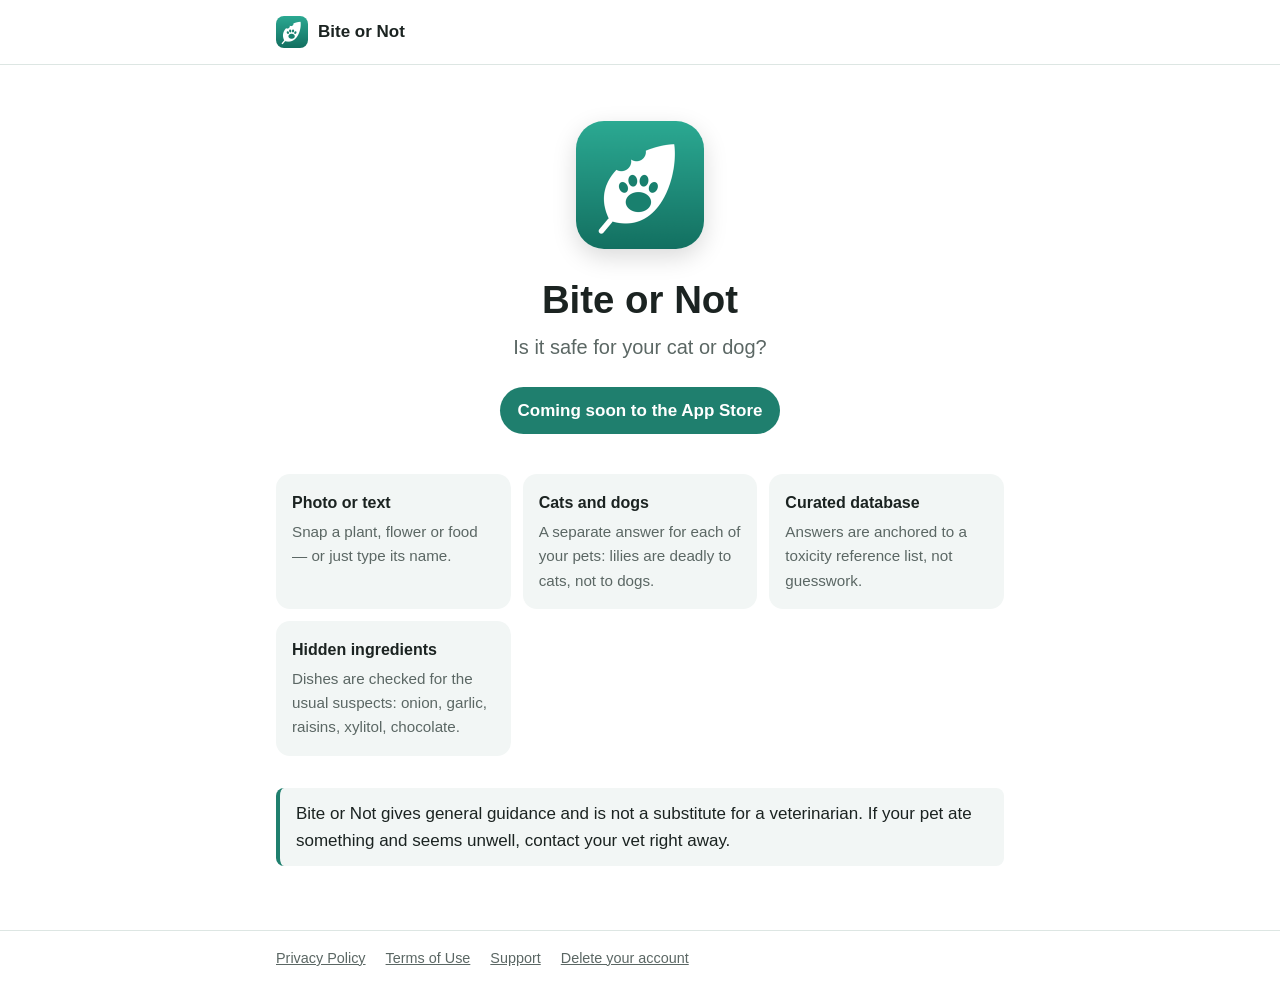
<file: index.html>
<!doctype html>
<html lang="en">
<head>
  <meta charset="utf-8">
  <meta name="viewport" content="width=device-width, initial-scale=1">
  <title>Bite or Not</title>
  <meta name="description" content="Is it safe for your cat or dog? Snap a photo or type the name of a plant, flower or food.">
  <link rel="icon" href="favicon.png">
  <link rel="stylesheet" href="style.css">
</head>
<body>
<header class="site"><div class="bar"><a class="brand" href="./"><img src="icon.png" alt="">Bite or Not</a></div></header>
<main>
  <section class="hero">
    <img src="icon.png" alt="Bite or Not app icon">
    <h1>Bite or Not</h1>
    <p class="tagline">Is it safe for your cat or dog?</p>
    <span class="badge">Coming soon to the App Store</span>
  </section>

  <div class="cards">
    <div class="card"><h3>Photo or text</h3><p>Snap a plant, flower or food — or just type its name.</p></div>
    <div class="card"><h3>Cats and dogs</h3><p>A separate answer for each of your pets: lilies are deadly to cats, not to dogs.</p></div>
    <div class="card"><h3>Curated database</h3><p>Answers are anchored to a toxicity reference list, not guesswork.</p></div>
    <div class="card"><h3>Hidden ingredients</h3><p>Dishes are checked for the usual suspects: onion, garlic, raisins, xylitol, chocolate.</p></div>
  </div>

  <p class="note">Bite or Not gives general guidance and is not a substitute for a veterinarian. If your pet ate something
    and seems unwell, contact your vet right away.</p>
</main>
<footer class="site"><div class="bar">
  <a href="privacy/">Privacy Policy</a><a href="terms/">Terms of Use</a><a href="support/">Support</a>
  <a href="delete-account/">Delete your account</a>
</div></footer>
</body>
</html>
</file>
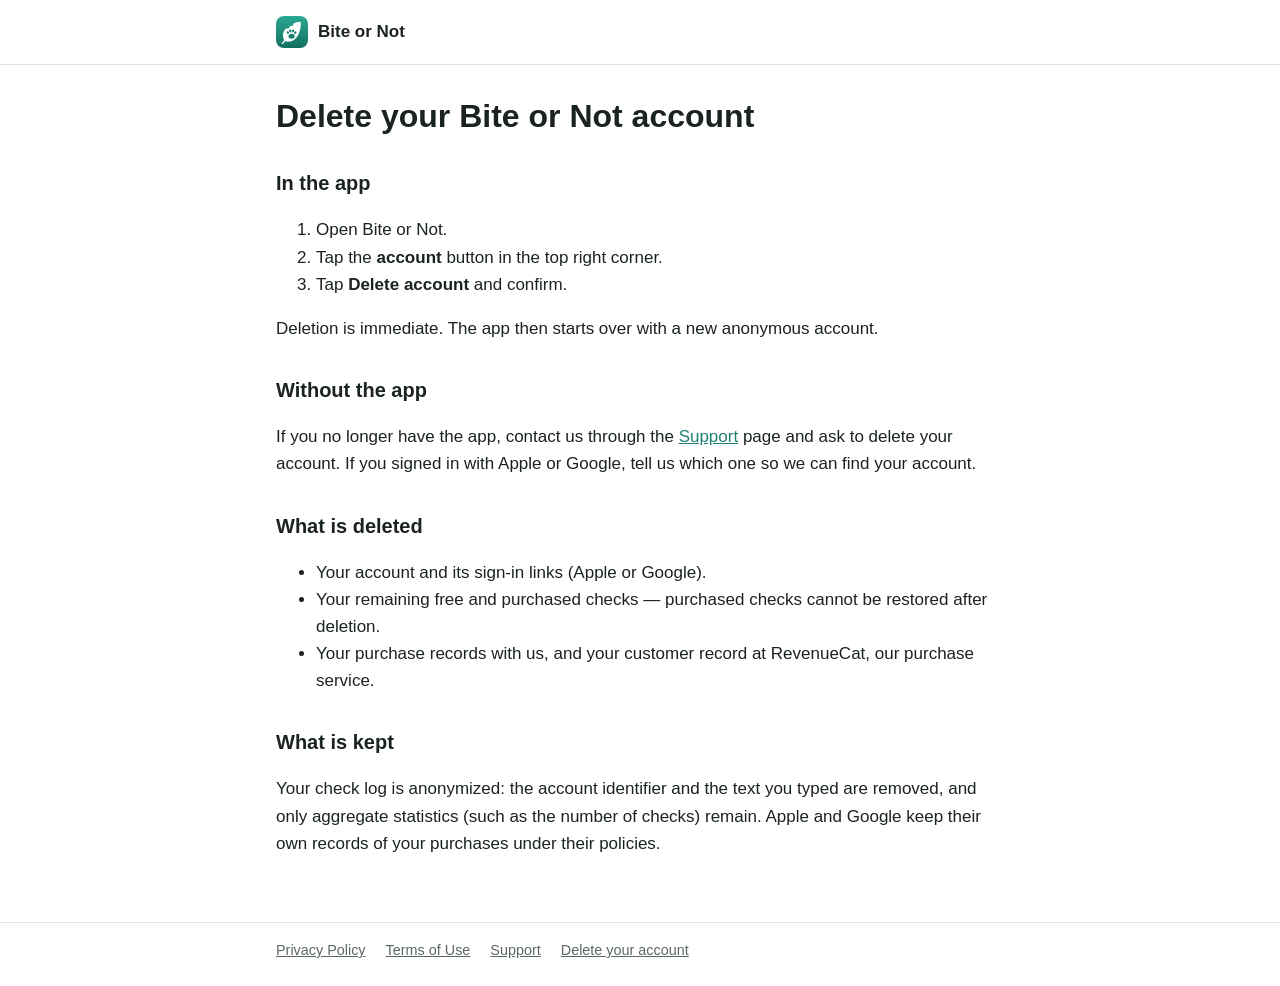
<file: delete-account/index.html>
<!doctype html>
<html lang="en">
<head>
  <meta charset="utf-8">
  <meta name="viewport" content="width=device-width, initial-scale=1">
  <title>Delete your account · Bite or Not</title>
  <link rel="icon" href="../favicon.png">
  <link rel="stylesheet" href="../style.css">
</head>
<body>
<header class="site"><div class="bar"><a class="brand" href="../"><img src="../icon.png" alt="">Bite or Not</a></div></header>
<main>
  <h1>Delete your Bite or Not account</h1>

  <h2>In the app</h2>
  <ol>
    <li>Open Bite or Not.</li>
    <li>Tap the <strong>account</strong> button in the top right corner.</li>
    <li>Tap <strong>Delete account</strong> and confirm.</li>
  </ol>
  <p>Deletion is immediate. The app then starts over with a new anonymous account.</p>

  <h2>Without the app</h2>
  <p>If you no longer have the app, contact us through the <a href="../support/">Support</a> page and ask to delete your
    account. If you signed in with Apple or Google, tell us which one so we can find your account.</p>

  <h2>What is deleted</h2>
  <ul>
    <li>Your account and its sign-in links (Apple or Google).</li>
    <li>Your remaining free and purchased checks — purchased checks cannot be restored after deletion.</li>
    <li>Your purchase records with us, and your customer record at RevenueCat, our purchase service.</li>
  </ul>

  <h2>What is kept</h2>
  <p>Your check log is anonymized: the account identifier and the text you typed are removed, and only aggregate
    statistics (such as the number of checks) remain. Apple and Google keep their own records of your purchases under
    their policies.</p>
</main>
<footer class="site"><div class="bar">
  <a href="../privacy/">Privacy Policy</a><a href="../terms/">Terms of Use</a><a href="../support/">Support</a>
  <a href="../delete-account/">Delete your account</a>
</div></footer>
</body>
</html>
</file>
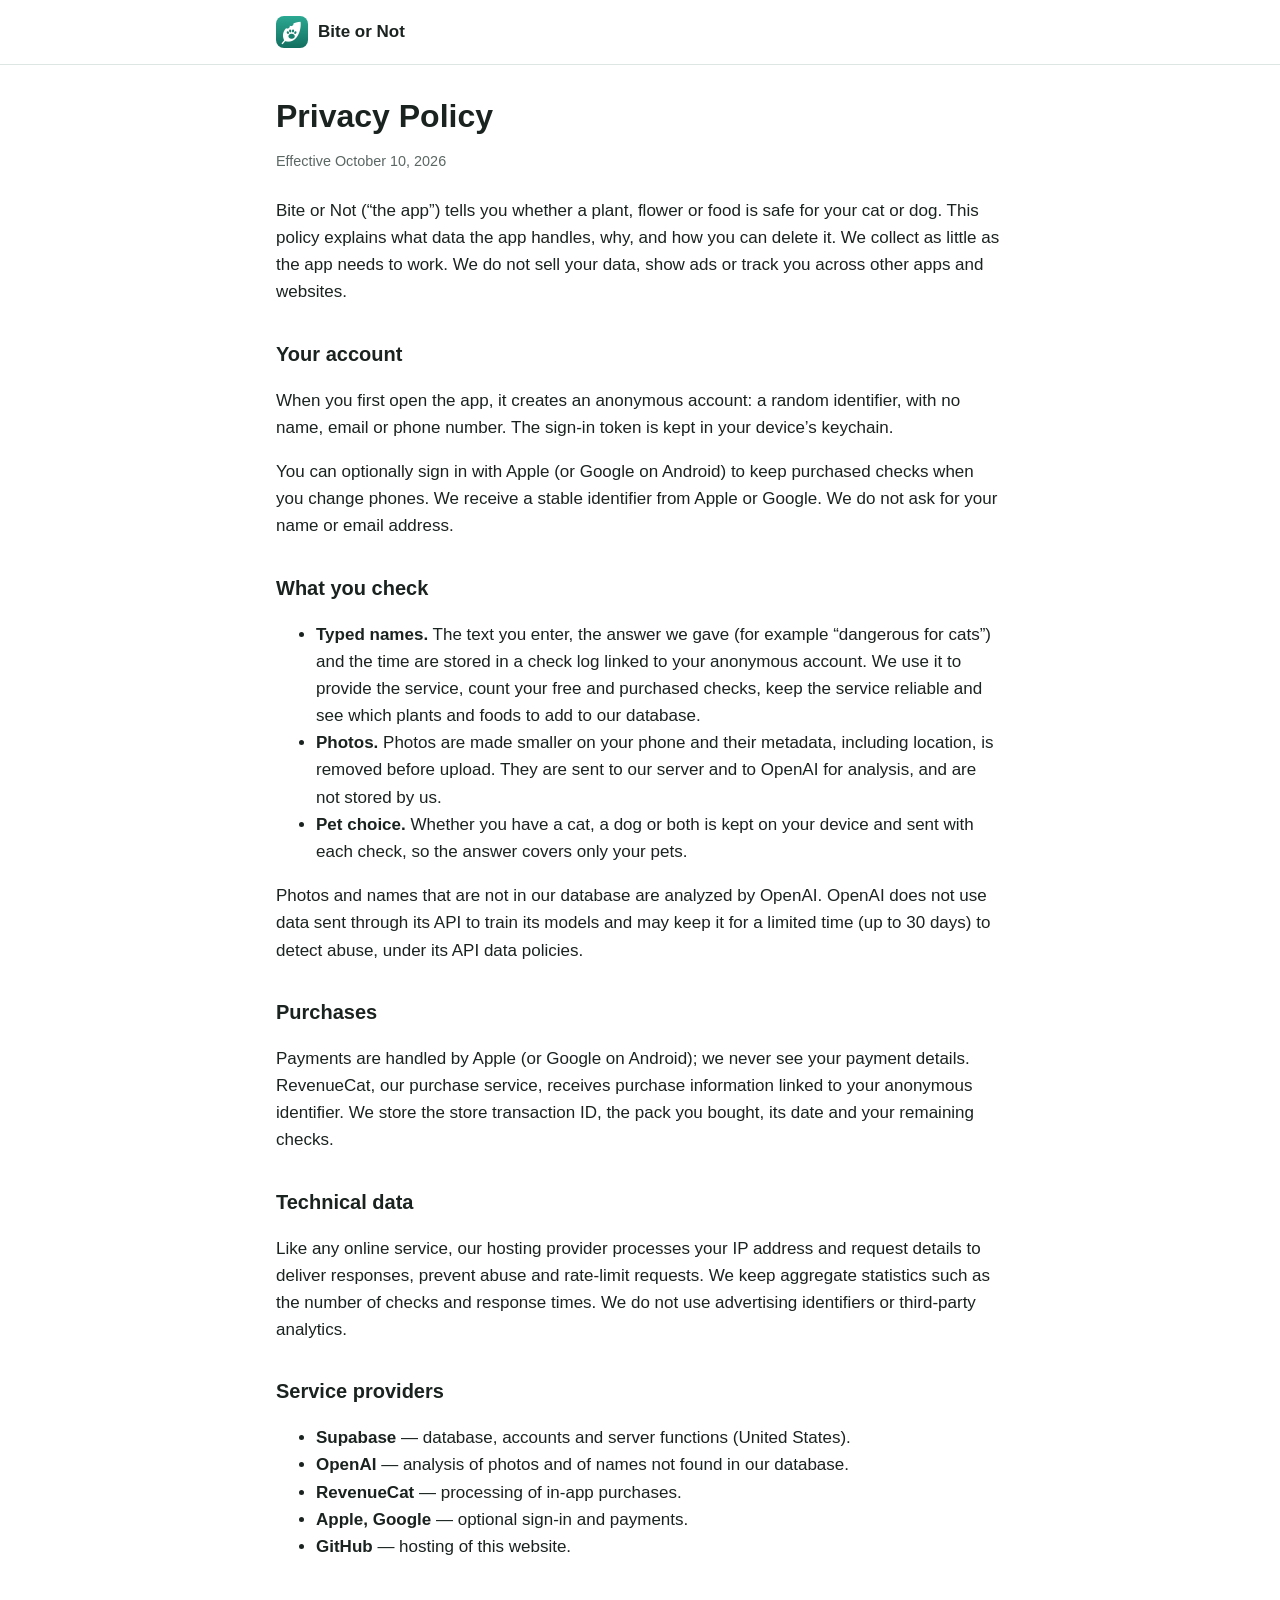
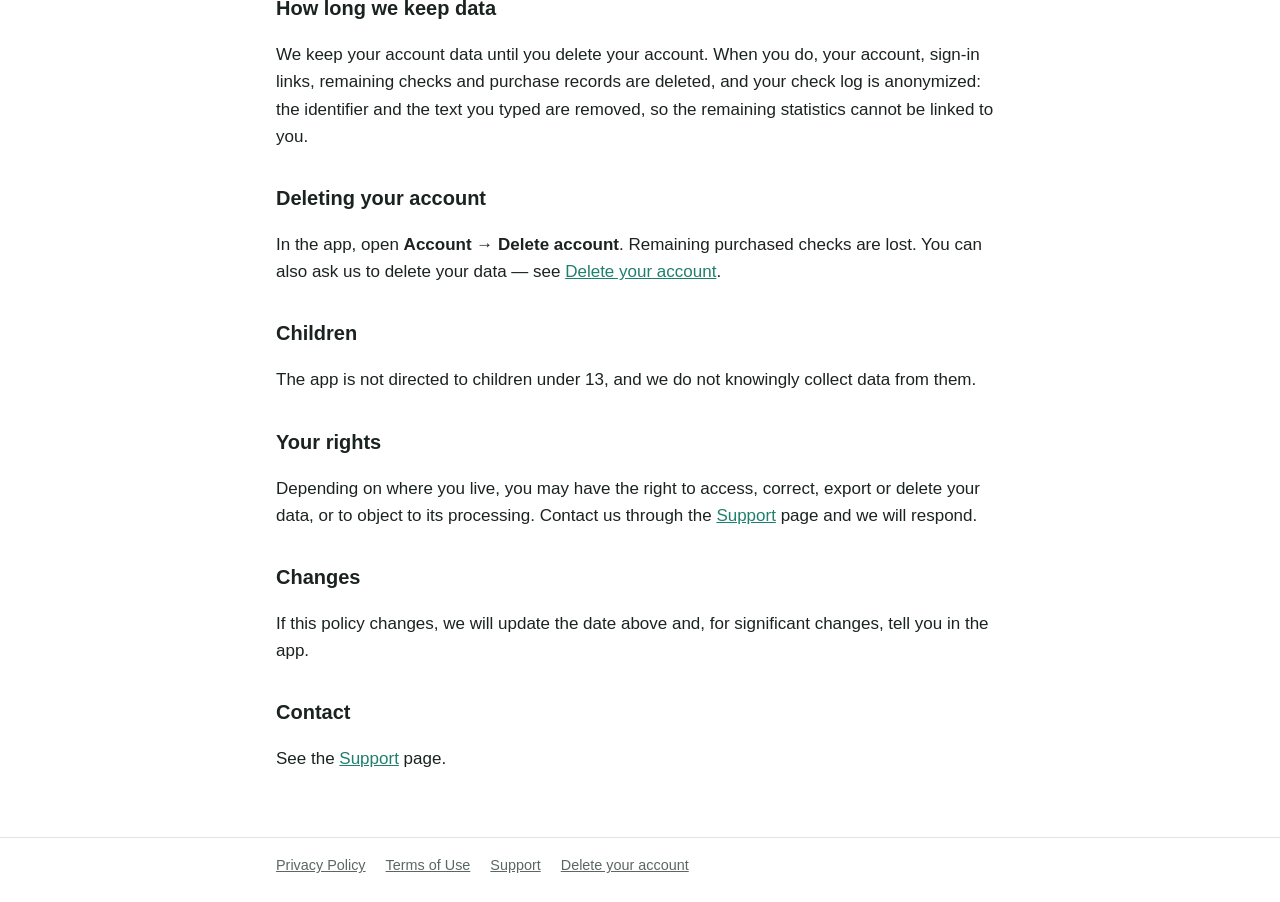
<file: privacy/index.html>
<!doctype html>
<html lang="en">
<head>
  <meta charset="utf-8">
  <meta name="viewport" content="width=device-width, initial-scale=1">
  <title>Privacy Policy · Bite or Not</title>
  <link rel="icon" href="../favicon.png">
  <link rel="stylesheet" href="../style.css">
</head>
<body>
<header class="site"><div class="bar"><a class="brand" href="../"><img src="../icon.png" alt="">Bite or Not</a></div></header>
<main>
  <h1>Privacy Policy</h1>
  <p class="updated">Effective October 10, 2026</p>

  <p>Bite or Not (“the app”) tells you whether a plant, flower or food is safe for your cat or dog. This policy explains
    what data the app handles, why, and how you can delete it. We collect as little as the app needs to work. We do not
    sell your data, show ads or track you across other apps and websites.</p>

  <h2>Your account</h2>
  <p>When you first open the app, it creates an anonymous account: a random identifier, with no name, email or phone
    number. The sign-in token is kept in your device’s keychain.</p>
  <p>You can optionally sign in with Apple (or Google on Android) to keep purchased checks when you change phones.
    We receive a stable identifier from Apple or Google. We do not ask for your name or email address.</p>

  <h2>What you check</h2>
  <ul>
    <li><strong>Typed names.</strong> The text you enter, the answer we gave (for example “dangerous for cats”) and the
      time are stored in a check log linked to your anonymous account. We use it to provide the service, count your free
      and purchased checks, keep the service reliable and see which plants and foods to add to our database.</li>
    <li><strong>Photos.</strong> Photos are made smaller on your phone and their metadata, including location, is
      removed before upload. They are sent to our server and to OpenAI for analysis, and are not stored by us.</li>
    <li><strong>Pet choice.</strong> Whether you have a cat, a dog or both is kept on your device and sent with each
      check, so the answer covers only your pets.</li>
  </ul>
  <p>Photos and names that are not in our database are analyzed by OpenAI. OpenAI does not use data sent through its API
    to train its models and may keep it for a limited time (up to 30 days) to detect abuse, under its API data policies.</p>

  <h2>Purchases</h2>
  <p>Payments are handled by Apple (or Google on Android); we never see your payment details. RevenueCat, our purchase
    service, receives purchase information linked to your anonymous identifier. We store the store transaction ID, the
    pack you bought, its date and your remaining checks.</p>

  <h2>Technical data</h2>
  <p>Like any online service, our hosting provider processes your IP address and request details to deliver responses,
    prevent abuse and rate-limit requests. We keep aggregate statistics such as the number of checks and response times.
    We do not use advertising identifiers or third-party analytics.</p>

  <h2>Service providers</h2>
  <ul>
    <li><strong>Supabase</strong> — database, accounts and server functions (United States).</li>
    <li><strong>OpenAI</strong> — analysis of photos and of names not found in our database.</li>
    <li><strong>RevenueCat</strong> — processing of in-app purchases.</li>
    <li><strong>Apple, Google</strong> — optional sign-in and payments.</li>
    <li><strong>GitHub</strong> — hosting of this website.</li>
  </ul>

  <h2>How long we keep data</h2>
  <p>We keep your account data until you delete your account. When you do, your account, sign-in links, remaining checks
    and purchase records are deleted, and your check log is anonymized: the identifier and the text you typed are
    removed, so the remaining statistics cannot be linked to you.</p>

  <h2>Deleting your account</h2>
  <p>In the app, open <strong>Account → Delete account</strong>. Remaining purchased checks are lost. You can also ask
    us to delete your data — see <a href="../delete-account/">Delete your account</a>.</p>

  <h2>Children</h2>
  <p>The app is not directed to children under 13, and we do not knowingly collect data from them.</p>

  <h2>Your rights</h2>
  <p>Depending on where you live, you may have the right to access, correct, export or delete your data, or to object to
    its processing. Contact us through the <a href="../support/">Support</a> page and we will respond.</p>

  <h2>Changes</h2>
  <p>If this policy changes, we will update the date above and, for significant changes, tell you in the app.</p>

  <h2>Contact</h2>
  <p>See the <a href="../support/">Support</a> page.</p>
</main>
<footer class="site"><div class="bar">
  <a href="../privacy/">Privacy Policy</a><a href="../terms/">Terms of Use</a><a href="../support/">Support</a>
  <a href="../delete-account/">Delete your account</a>
</div></footer>
</body>
</html>
</file>
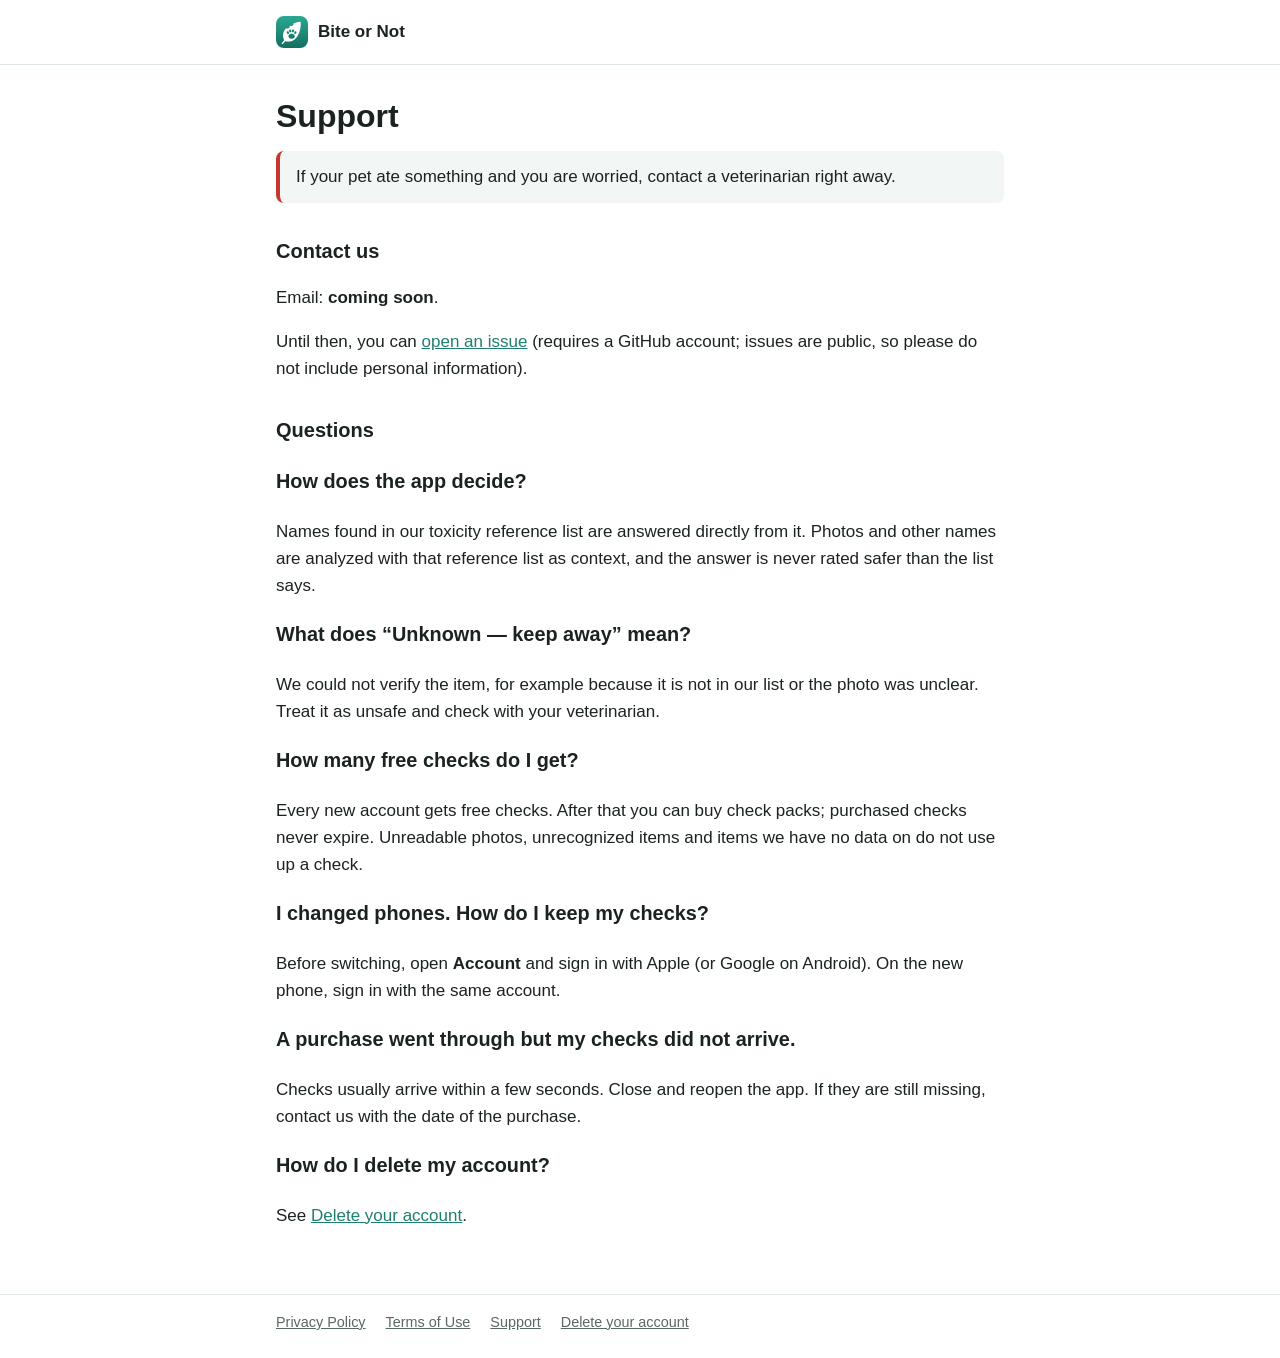
<file: support/index.html>
<!doctype html>
<html lang="en">
<head>
  <meta charset="utf-8">
  <meta name="viewport" content="width=device-width, initial-scale=1">
  <title>Support · Bite or Not</title>
  <link rel="icon" href="../favicon.png">
  <link rel="stylesheet" href="../style.css">
</head>
<body>
<header class="site"><div class="bar"><a class="brand" href="../"><img src="../icon.png" alt="">Bite or Not</a></div></header>
<main>
  <h1>Support</h1>

  <p class="note warn">If your pet ate something and you are worried, contact a veterinarian right away.</p>

  <h2>Contact us</h2>
  <!-- The only place with contact details: other pages link here. -->
  <p>Email: <strong>coming soon</strong>.</p>
  <p>Until then, you can <a href="https://github.com/and-n/biteornot-site/issues">open an issue</a> (requires a GitHub
    account; issues are public, so please do not include personal information).</p>

  <h2>Questions</h2>

  <h3>How does the app decide?</h3>
  <p>Names found in our toxicity reference list are answered directly from it. Photos and other names are analyzed
    with that reference list as context, and the answer is never rated safer than the list says.</p>

  <h3>What does “Unknown — keep away” mean?</h3>
  <p>We could not verify the item, for example because it is not in our list or the photo was unclear. Treat it as
    unsafe and check with your veterinarian.</p>

  <h3>How many free checks do I get?</h3>
  <p>Every new account gets free checks. After that you can buy check packs; purchased checks never expire. Unreadable
    photos, unrecognized items and items we have no data on do not use up a check.</p>

  <h3>I changed phones. How do I keep my checks?</h3>
  <p>Before switching, open <strong>Account</strong> and sign in with Apple (or Google on Android). On the new phone,
    sign in with the same account.</p>

  <h3>A purchase went through but my checks did not arrive.</h3>
  <p>Checks usually arrive within a few seconds. Close and reopen the app. If they are still missing, contact us with
    the date of the purchase.</p>

  <h3>How do I delete my account?</h3>
  <p>See <a href="../delete-account/">Delete your account</a>.</p>
</main>
<footer class="site"><div class="bar">
  <a href="../privacy/">Privacy Policy</a><a href="../terms/">Terms of Use</a><a href="../support/">Support</a>
  <a href="../delete-account/">Delete your account</a>
</div></footer>
</body>
</html>
</file>
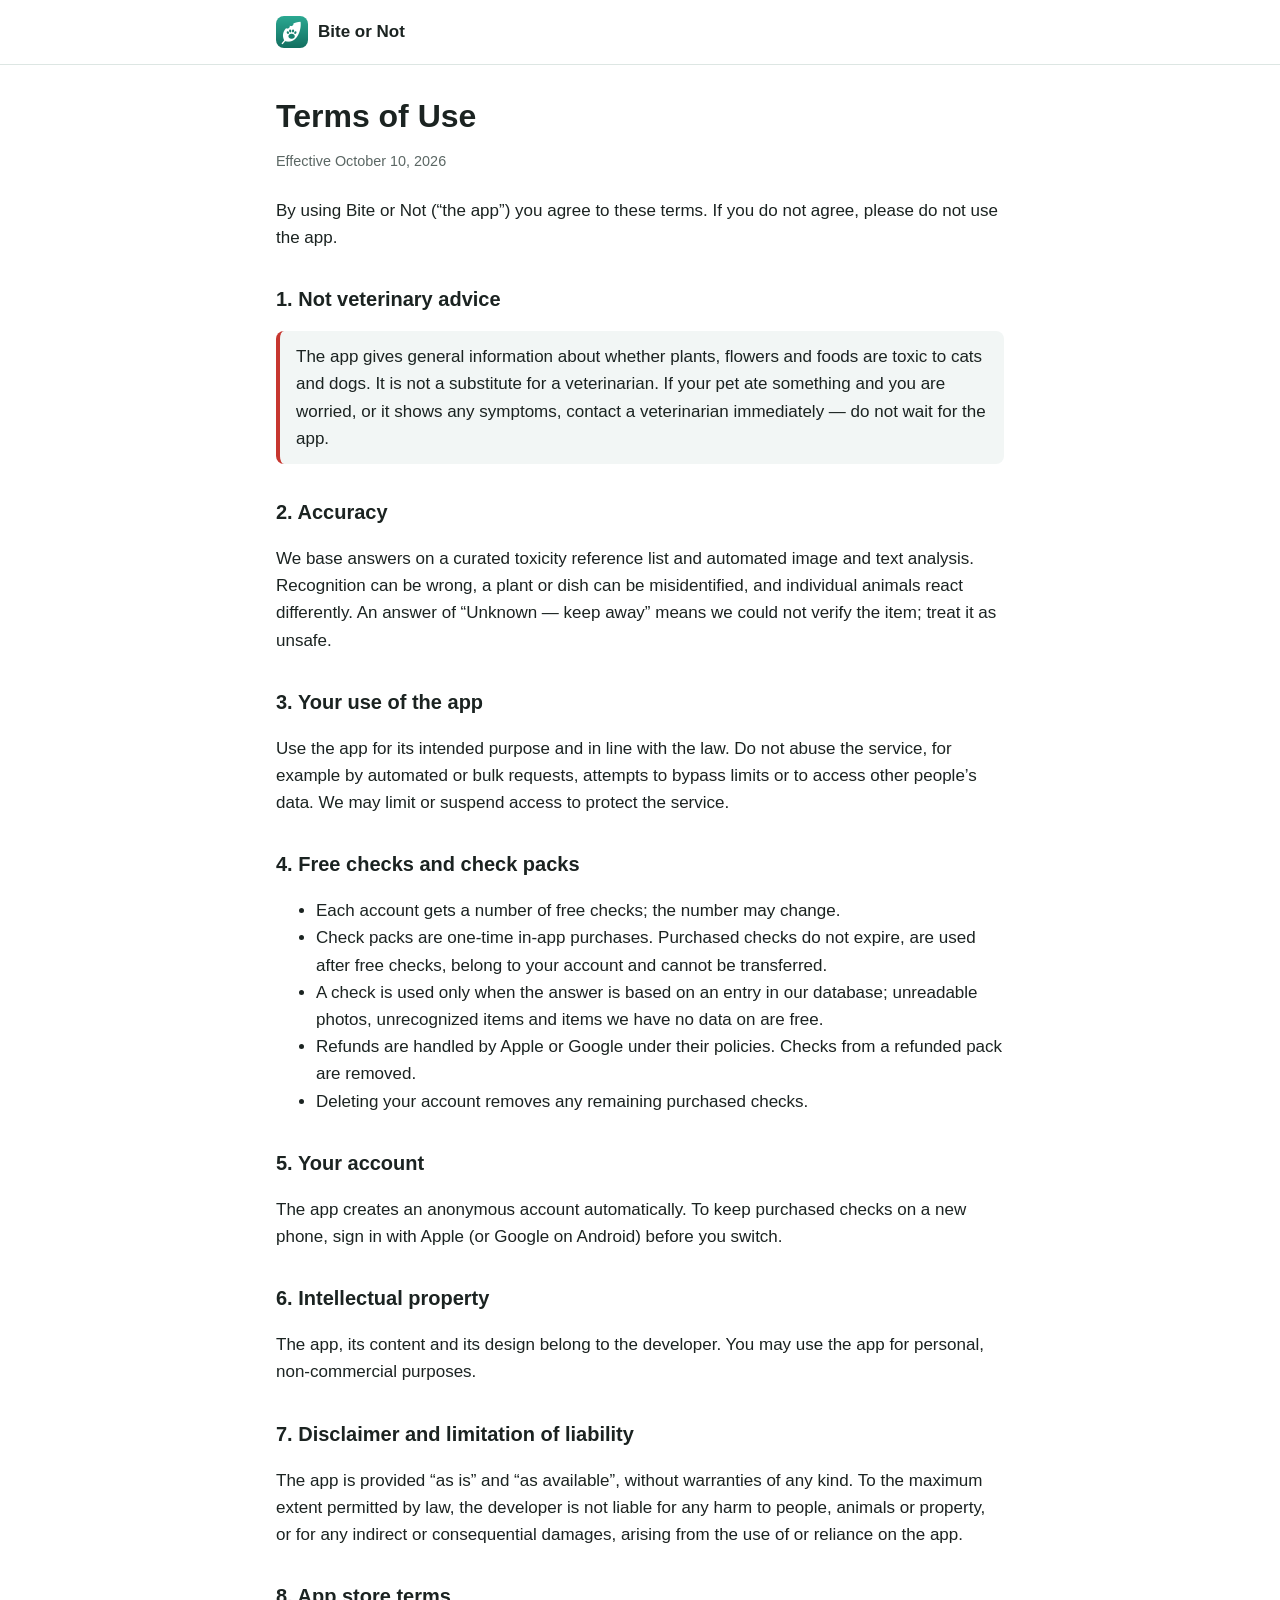
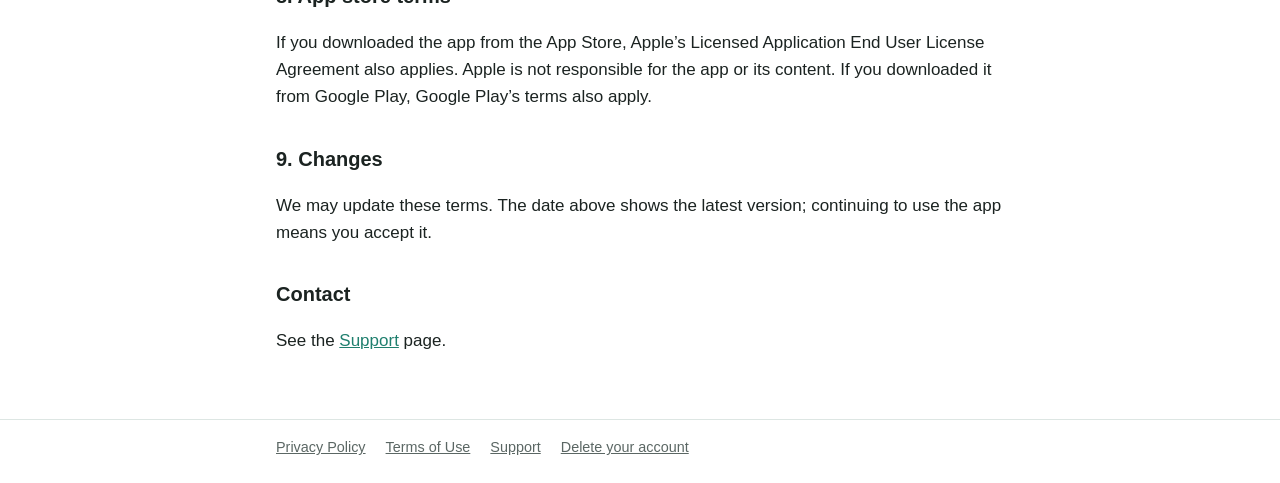
<file: terms/index.html>
<!doctype html>
<html lang="en">
<head>
  <meta charset="utf-8">
  <meta name="viewport" content="width=device-width, initial-scale=1">
  <title>Terms of Use · Bite or Not</title>
  <link rel="icon" href="../favicon.png">
  <link rel="stylesheet" href="../style.css">
</head>
<body>
<header class="site"><div class="bar"><a class="brand" href="../"><img src="../icon.png" alt="">Bite or Not</a></div></header>
<main>
  <h1>Terms of Use</h1>
  <p class="updated">Effective October 10, 2026</p>

  <p>By using Bite or Not (“the app”) you agree to these terms. If you do not agree, please do not use the app.</p>

  <h2>1. Not veterinary advice</h2>
  <p class="note warn">The app gives general information about whether plants, flowers and foods are toxic to cats and
    dogs. It is not a substitute for a veterinarian. If your pet ate something and you are worried, or it shows any
    symptoms, contact a veterinarian immediately — do not wait for the app.</p>

  <h2>2. Accuracy</h2>
  <p>We base answers on a curated toxicity reference list and automated image and text analysis. Recognition can be
    wrong, a plant or dish can be misidentified, and individual animals react differently. An answer of “Unknown — keep
    away” means we could not verify the item; treat it as unsafe.</p>

  <h2>3. Your use of the app</h2>
  <p>Use the app for its intended purpose and in line with the law. Do not abuse the service, for example by automated
    or bulk requests, attempts to bypass limits or to access other people’s data. We may limit or suspend access to
    protect the service.</p>

  <h2>4. Free checks and check packs</h2>
  <ul>
    <li>Each account gets a number of free checks; the number may change.</li>
    <li>Check packs are one-time in-app purchases. Purchased checks do not expire, are used after free checks, belong to
      your account and cannot be transferred.</li>
    <li>A check is used only when the answer is based on an entry in our database; unreadable photos, unrecognized
      items and items we have no data on are free.</li>
    <li>Refunds are handled by Apple or Google under their policies. Checks from a refunded pack are removed.</li>
    <li>Deleting your account removes any remaining purchased checks.</li>
  </ul>

  <h2>5. Your account</h2>
  <p>The app creates an anonymous account automatically. To keep purchased checks on a new phone, sign in with Apple
    (or Google on Android) before you switch.</p>

  <h2>6. Intellectual property</h2>
  <p>The app, its content and its design belong to the developer. You may use the app for personal, non-commercial
    purposes.</p>

  <h2>7. Disclaimer and limitation of liability</h2>
  <p>The app is provided “as is” and “as available”, without warranties of any kind. To the maximum extent permitted by
    law, the developer is not liable for any harm to people, animals or property, or for any indirect or consequential
    damages, arising from the use of or reliance on the app.</p>

  <h2>8. App store terms</h2>
  <p>If you downloaded the app from the App Store, Apple’s Licensed Application End User License Agreement also applies.
    Apple is not responsible for the app or its content. If you downloaded it from Google Play, Google Play’s terms
    also apply.</p>

  <h2>9. Changes</h2>
  <p>We may update these terms. The date above shows the latest version; continuing to use the app means you accept it.</p>

  <h2>Contact</h2>
  <p>See the <a href="../support/">Support</a> page.</p>
</main>
<footer class="site"><div class="bar">
  <a href="../privacy/">Privacy Policy</a><a href="../terms/">Terms of Use</a><a href="../support/">Support</a>
  <a href="../delete-account/">Delete your account</a>
</div></footer>
</body>
</html>
</file>
<file: style.css>
:root {
  --bg: #ffffff;
  --surface: #f2f6f5;
  --text: #1b2321;
  --muted: #5b6764;
  --accent: #1f7f6e;
  --accent-strong: #176558;
  --border: #dde6e3;
  --danger: #c7362f;
}

@media (prefers-color-scheme: dark) {
  :root:not([data-theme="light"]) {
    --bg: #111615;
    --surface: #1b2321;
    --text: #e8eeec;
    --muted: #a2b0ac;
    --accent: #52b8a3;
    --accent-strong: #7ccbbb;
    --border: #2a3532;
    --danger: #ff7b72;
  }
}

* { box-sizing: border-box; }

body {
  margin: 0;
  background: var(--bg);
  color: var(--text);
  font: 17px/1.6 -apple-system, BlinkMacSystemFont, "Segoe UI", Roboto, Helvetica, Arial, sans-serif;
  -webkit-text-size-adjust: 100%;
}

a { color: var(--accent); }
a:hover { color: var(--accent-strong); }

header.site {
  border-bottom: 1px solid var(--border);
}

header.site .bar, main, footer.site .bar {
  max-width: 760px;
  margin: 0 auto;
  padding: 0 16px;
}

header.site .bar {
  display: flex;
  align-items: center;
  gap: 12px;
  height: 64px;
}

header.site .brand {
  display: flex;
  align-items: center;
  gap: 10px;
  color: var(--text);
  font-weight: 700;
  text-decoration: none;
}

header.site .brand img { width: 32px; height: 32px; border-radius: 8px; }

main { padding-top: 32px; padding-bottom: 48px; }

h1 { font-size: 2rem; line-height: 1.2; margin: 0 0 8px; }
h2 { font-size: 1.25rem; margin: 32px 0 8px; }
p, li { color: var(--text); }
.muted { color: var(--muted); }
.updated { color: var(--muted); font-size: 0.9rem; margin-bottom: 24px; }

.hero { text-align: center; padding: 24px 0 8px; }
.hero img { width: 128px; height: 128px; border-radius: 28px; box-shadow: 0 8px 24px rgba(0, 0, 0, 0.15); }
.hero h1 { margin-top: 20px; font-size: 2.4rem; }
.hero .tagline { font-size: 1.25rem; color: var(--muted); margin: 0 0 24px; }
.badge {
  display: inline-block;
  padding: 10px 18px;
  border-radius: 999px;
  background: var(--accent);
  color: #fff;
  font-weight: 600;
}

.cards { display: grid; grid-template-columns: repeat(auto-fit, minmax(200px, 1fr)); gap: 12px; margin: 32px 0; }
.card { background: var(--surface); border-radius: 14px; padding: 16px; }
.card h3 { margin: 0 0 4px; font-size: 1rem; }
.card p { margin: 0; color: var(--muted); font-size: 0.95rem; }

.note {
  background: var(--surface);
  border-left: 4px solid var(--accent);
  border-radius: 8px;
  padding: 12px 16px;
  margin: 16px 0;
}

.warn { border-left-color: var(--danger); }

footer.site { border-top: 1px solid var(--border); font-size: 0.9rem; }
footer.site .bar { display: flex; flex-wrap: wrap; gap: 8px 20px; padding-top: 16px; padding-bottom: 24px; color: var(--muted); }
footer.site a { color: var(--muted); }
</file>
